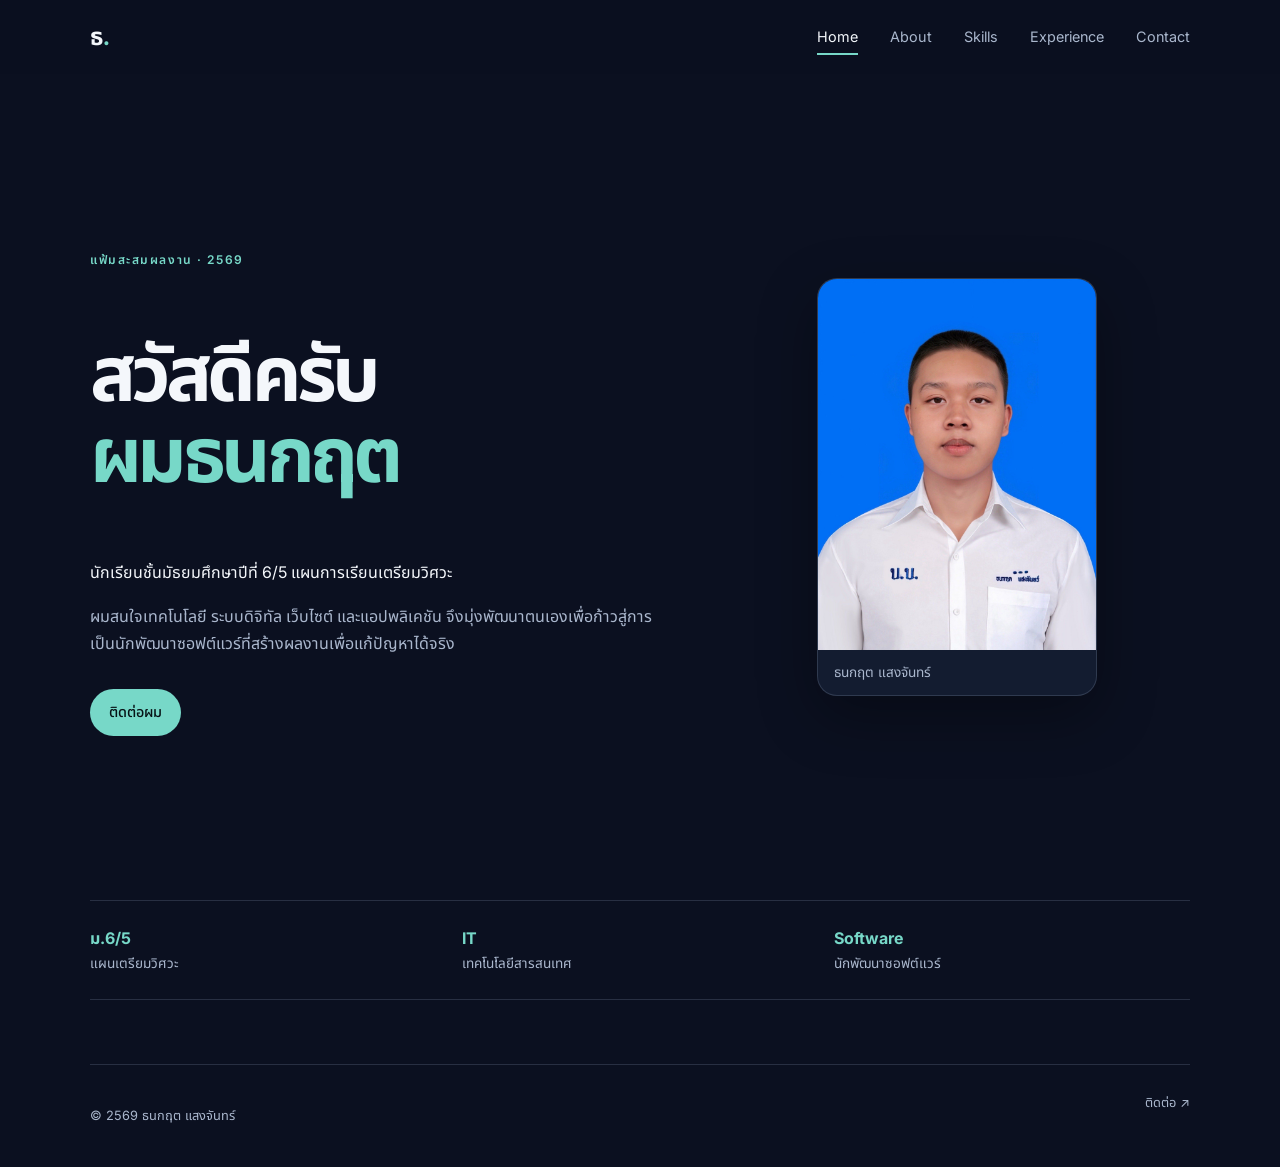
<file: index.html>
<!doctype html>
<html lang="th">
<head>
  <meta charset="utf-8"><meta name="viewport" content="width=device-width,initial-scale=1">
  <meta name="description" content="แฟ้มสะสมผลงานของธนกฤต แสงจันทร์">
  <title>Thanakrit Saengchan | Portfolio</title>
  <link rel="preconnect" href="https://fonts.googleapis.com"><link rel="preconnect" href="https://fonts.gstatic.com" crossorigin>
  <link href="https://fonts.googleapis.com/css2?family=Inter:wght@300;400;500;600&family=Noto+Sans+Thai:wght@300;400;500;600&display=swap" rel="stylesheet"><link rel="stylesheet" href="style.css">
</head>
<body>
  <header class="site-header"><nav class="nav container"><a class="brand" href="index.html">ธ<span>.</span></a><button class="nav-toggle" aria-label="เปิดเมนู">☰</button><ul class="nav-menu"><li><a class="active" href="index.html">Home</a></li><li><a href="about.html">About</a></li><li><a href="skills.html">Skills</a></li><li><a href="experience.html">Experience</a></li><li><a href="contact.html">Contact</a></li></ul></nav></header>
  <main><section class="hero container"><div><p class="eyebrow">แฟ้มสะสมผลงาน · 2569</p><h1>สวัสดีครับ<br><span>ผมธนกฤต</span></h1><p>นักเรียนชั้นมัธยมศึกษาปีที่ 6/5 แผนการเรียนเตรียมวิศวะ</p><p class="intro">ผมสนใจเทคโนโลยี ระบบดิจิทัล เว็บไซต์ และแอปพลิเคชัน จึงมุ่งพัฒนาตนเองเพื่อก้าวสู่การเป็นนักพัฒนาซอฟต์แวร์ที่สร้างผลงานเพื่อแก้ปัญหาได้จริง</p><a class="button" href="contact.html">ติดต่อผม</a></div><div class="avatar"><img src="assets/profile.jpg" alt="รูปโปรไฟล์ของธนกฤต แสงจันทร์"><p>ธนกฤต แสงจันทร์</p></div></section><section class="quick container"><div><strong>ม.6/5</strong><p>แผนเตรียมวิศวะ</p></div><div><strong>IT</strong><p>เทคโนโลยีสารสนเทศ</p></div><div><strong>Software</strong><p>นักพัฒนาซอฟต์แวร์</p></div></section></main>
  <footer class="site-footer container"><p>© 2569 ธนกฤต แสงจันทร์</p><a href="contact.html">ติดต่อ ↗</a></footer><script src="script.js"></script>
</body></html>
</file>
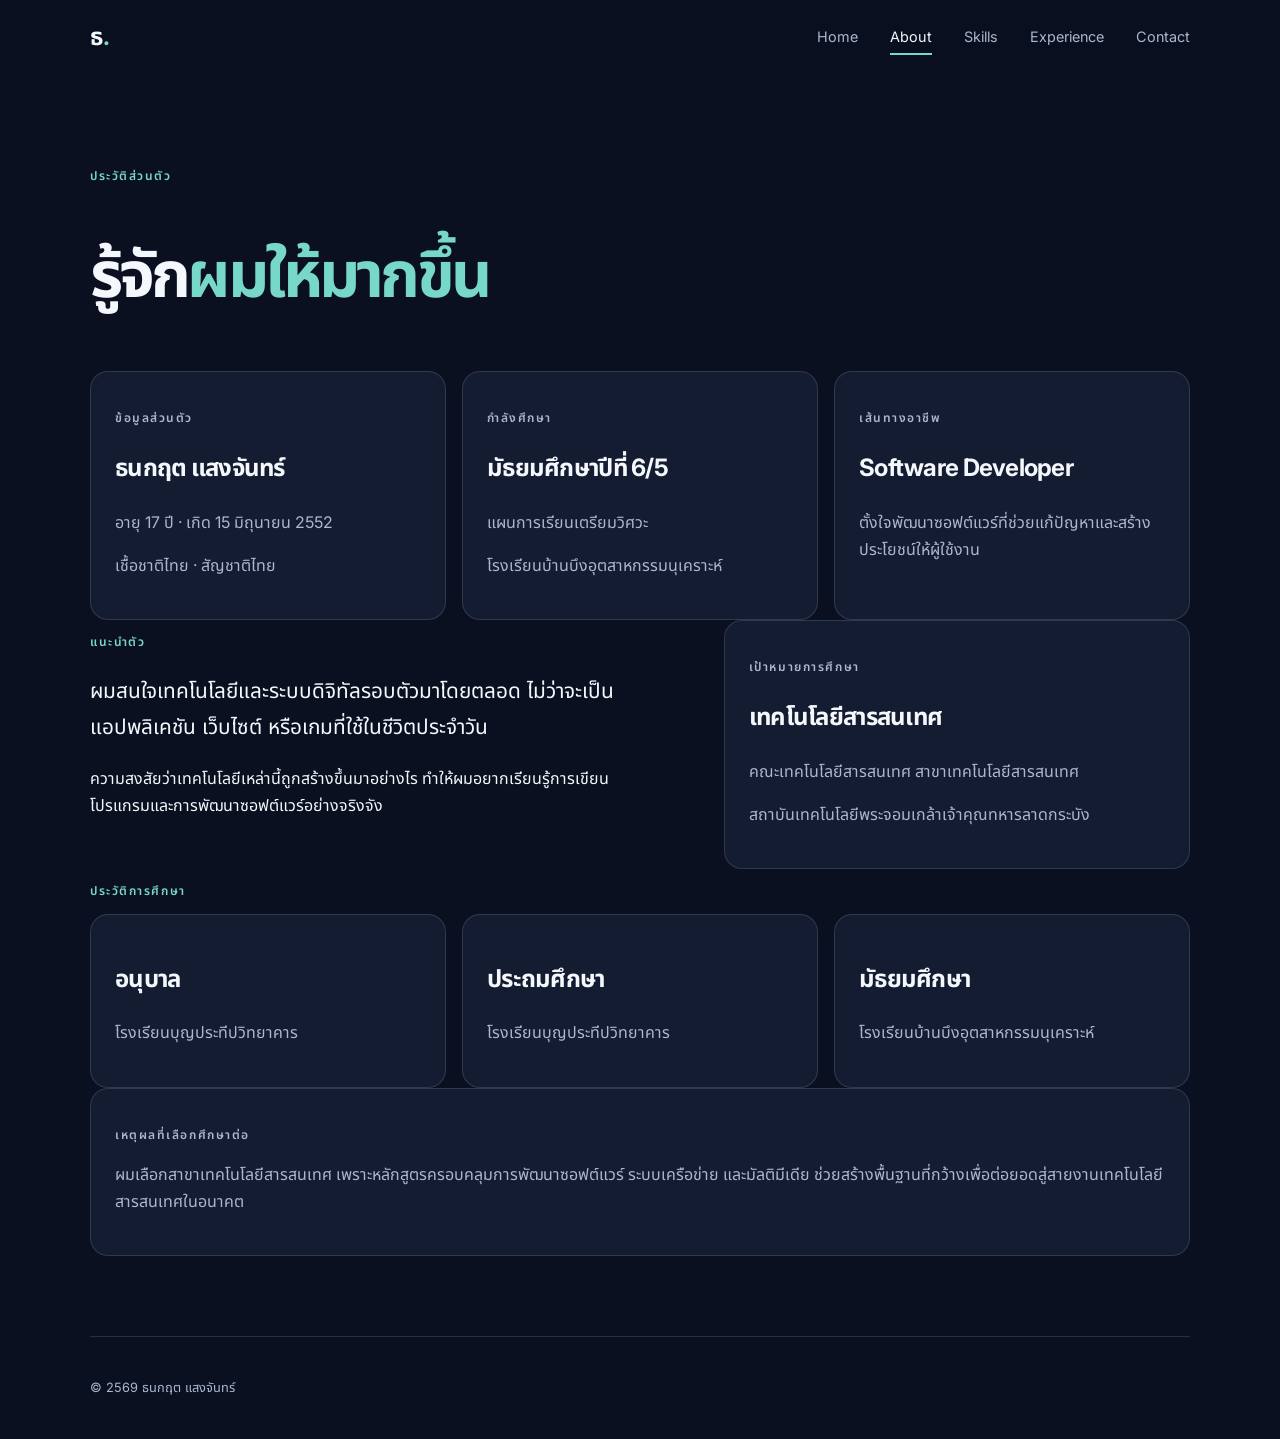
<file: about.html>
<!doctype html>
<html lang="th"><head><meta charset="utf-8"><meta name="viewport" content="width=device-width,initial-scale=1"><title>About | Thanakrit Saengchan</title><link href="https://fonts.googleapis.com/css2?family=Inter:wght@300;400;500&family=Noto+Sans+Thai:wght@300;400;500&display=swap" rel="stylesheet"><link rel="stylesheet" href="style.css"></head>
<body><header class="site-header"><nav class="nav container"><a class="brand" href="index.html">ธ<span>.</span></a><ul class="nav-menu"><li><a href="index.html">Home</a></li><li><a class="active" href="about.html">About</a></li><li><a href="skills.html">Skills</a></li><li><a href="experience.html">Experience</a></li><li><a href="contact.html">Contact</a></li></ul></nav></header>
<main class="page container"><section class="heading"><p class="eyebrow">ประวัติส่วนตัว</p><h1>รู้จัก<span>ผมให้มากขึ้น</span></h1></section>
<section class="grid"><article class="card"><p class="eyebrow">ข้อมูลส่วนตัว</p><h2>ธนกฤต แสงจันทร์</h2><p>อายุ 17 ปี · เกิด 15 มิถุนายน 2552</p><p>เชื้อชาติไทย · สัญชาติไทย</p></article><article class="card"><p class="eyebrow">กำลังศึกษา</p><h2>มัธยมศึกษาปีที่ 6/5</h2><p>แผนการเรียนเตรียมวิศวะ</p><p>โรงเรียนบ้านบึงอุตสาหกรรมนุเคราะห์</p></article><article class="card"><p class="eyebrow">เส้นทางอาชีพ</p><h2>Software Developer</h2><p>ตั้งใจพัฒนาซอฟต์แวร์ที่ช่วยแก้ปัญหาและสร้างประโยชน์ให้ผู้ใช้งาน</p></article></section>
<section class="about"><div><p class="eyebrow">แนะนำตัว</p><p class="lead">ผมสนใจเทคโนโลยีและระบบดิจิทัลรอบตัวมาโดยตลอด ไม่ว่าจะเป็นแอปพลิเคชัน เว็บไซต์ หรือเกมที่ใช้ในชีวิตประจำวัน</p><p>ความสงสัยว่าเทคโนโลยีเหล่านี้ถูกสร้างขึ้นมาอย่างไร ทำให้ผมอยากเรียนรู้การเขียนโปรแกรมและการพัฒนาซอฟต์แวร์อย่างจริงจัง</p></div><div class="card"><p class="eyebrow">เป้าหมายการศึกษา</p><h2>เทคโนโลยีสารสนเทศ</h2><p>คณะเทคโนโลยีสารสนเทศ สาขาเทคโนโลยีสารสนเทศ</p><p>สถาบันเทคโนโลยีพระจอมเกล้าเจ้าคุณทหารลาดกระบัง</p></div></section>
<section><p class="eyebrow">ประวัติการศึกษา</p><div class="grid"><article class="card"><h2>อนุบาล</h2><p>โรงเรียนบุญประทีปวิทยาคาร</p></article><article class="card"><h2>ประถมศึกษา</h2><p>โรงเรียนบุญประทีปวิทยาคาร</p></article><article class="card"><h2>มัธยมศึกษา</h2><p>โรงเรียนบ้านบึงอุตสาหกรรมนุเคราะห์</p></article></div></section>
<section class="card"><p class="eyebrow">เหตุผลที่เลือกศึกษาต่อ</p><p>ผมเลือกสาขาเทคโนโลยีสารสนเทศ เพราะหลักสูตรครอบคลุมการพัฒนาซอฟต์แวร์ ระบบเครือข่าย และมัลติมีเดีย ช่วยสร้างพื้นฐานที่กว้างเพื่อต่อยอดสู่สายงานเทคโนโลยีสารสนเทศในอนาคต</p></section></main><footer class="site-footer container"><p>© 2569 ธนกฤต แสงจันทร์</p></footer></body></html>
</file>
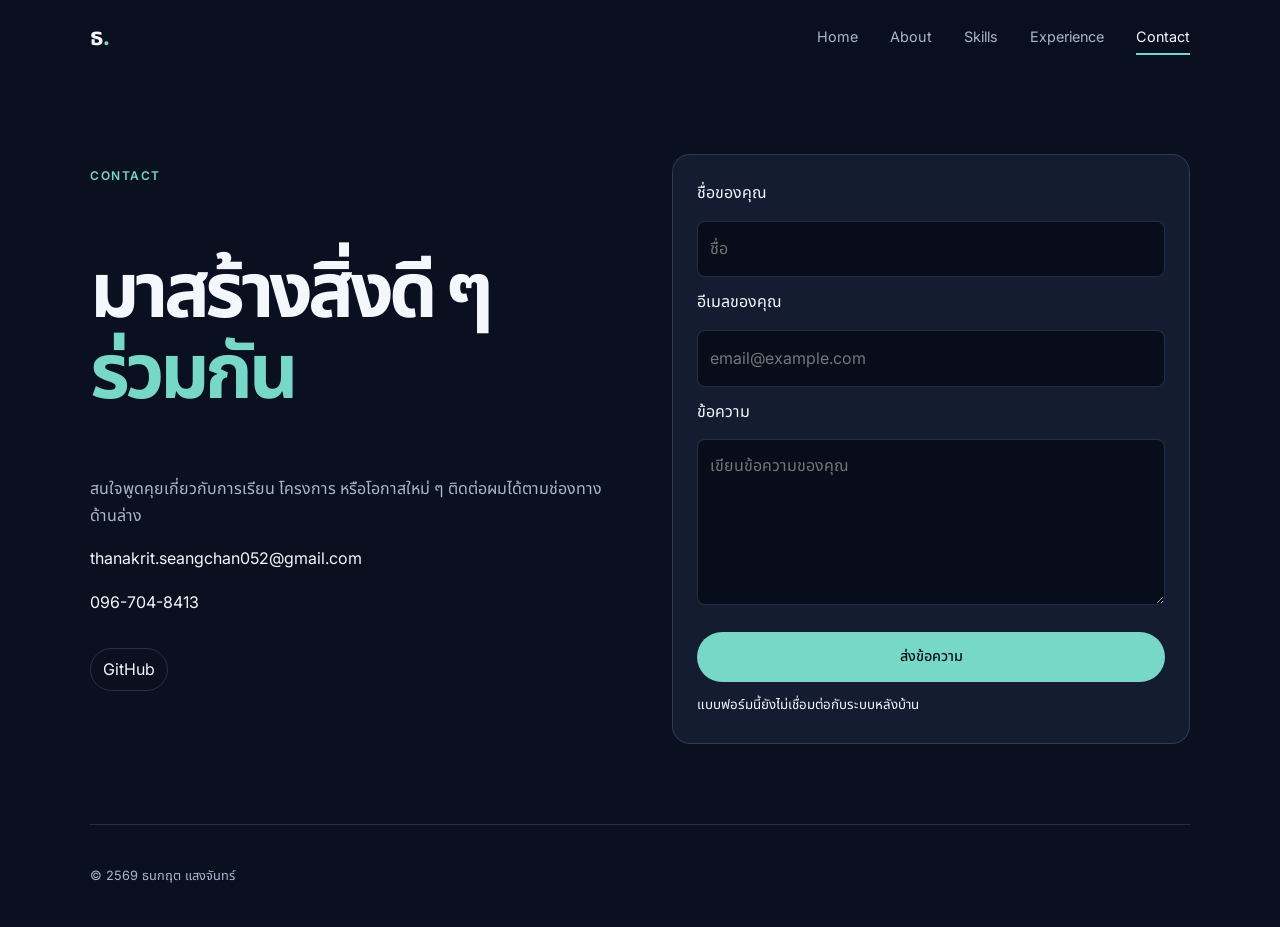
<file: contact.html>
<!doctype html><html lang="th"><head><meta charset="utf-8"><meta name="viewport" content="width=device-width,initial-scale=1"><title>Contact | Thanakrit Saengchan</title><link href="https://fonts.googleapis.com/css2?family=Inter:wght@300;400;500&family=Noto+Sans+Thai:wght@300;400;500&display=swap" rel="stylesheet"><link rel="stylesheet" href="style.css"></head><body><header class="site-header"><nav class="nav container"><a class="brand" href="index.html">ธ<span>.</span></a><ul class="nav-menu"><li><a href="index.html">Home</a></li><li><a href="about.html">About</a></li><li><a href="skills.html">Skills</a></li><li><a href="experience.html">Experience</a></li><li><a class="active" href="contact.html">Contact</a></li></ul></nav></header><main class="page container contact"><section><p class="eyebrow">Contact</p><h1>มาสร้างสิ่งดี ๆ<br><span>ร่วมกัน</span></h1><p class="intro">สนใจพูดคุยเกี่ยวกับการเรียน โครงการ หรือโอกาสใหม่ ๆ ติดต่อผมได้ตามช่องทางด้านล่าง</p><a href="mailto:thanakrit.seangchan052@gmail.com">thanakrit.seangchan052@gmail.com</a><a href="tel:0967048413">096-704-8413</a><div class="social"><a href="https://github.com/34518Thanakrit">GitHub</a></div></section><form class="card"><label>ชื่อของคุณ</label><input placeholder="ชื่อ"><label>อีเมลของคุณ</label><input placeholder="email@example.com"><label>ข้อความ</label><textarea rows="5" placeholder="เขียนข้อความของคุณ"></textarea><button class="button" type="button">ส่งข้อความ</button><small>แบบฟอร์มนี้ยังไม่เชื่อมต่อกับระบบหลังบ้าน</small></form></main><footer class="site-footer container"><p>© 2569 ธนกฤต แสงจันทร์</p></footer></body></html>
</file>
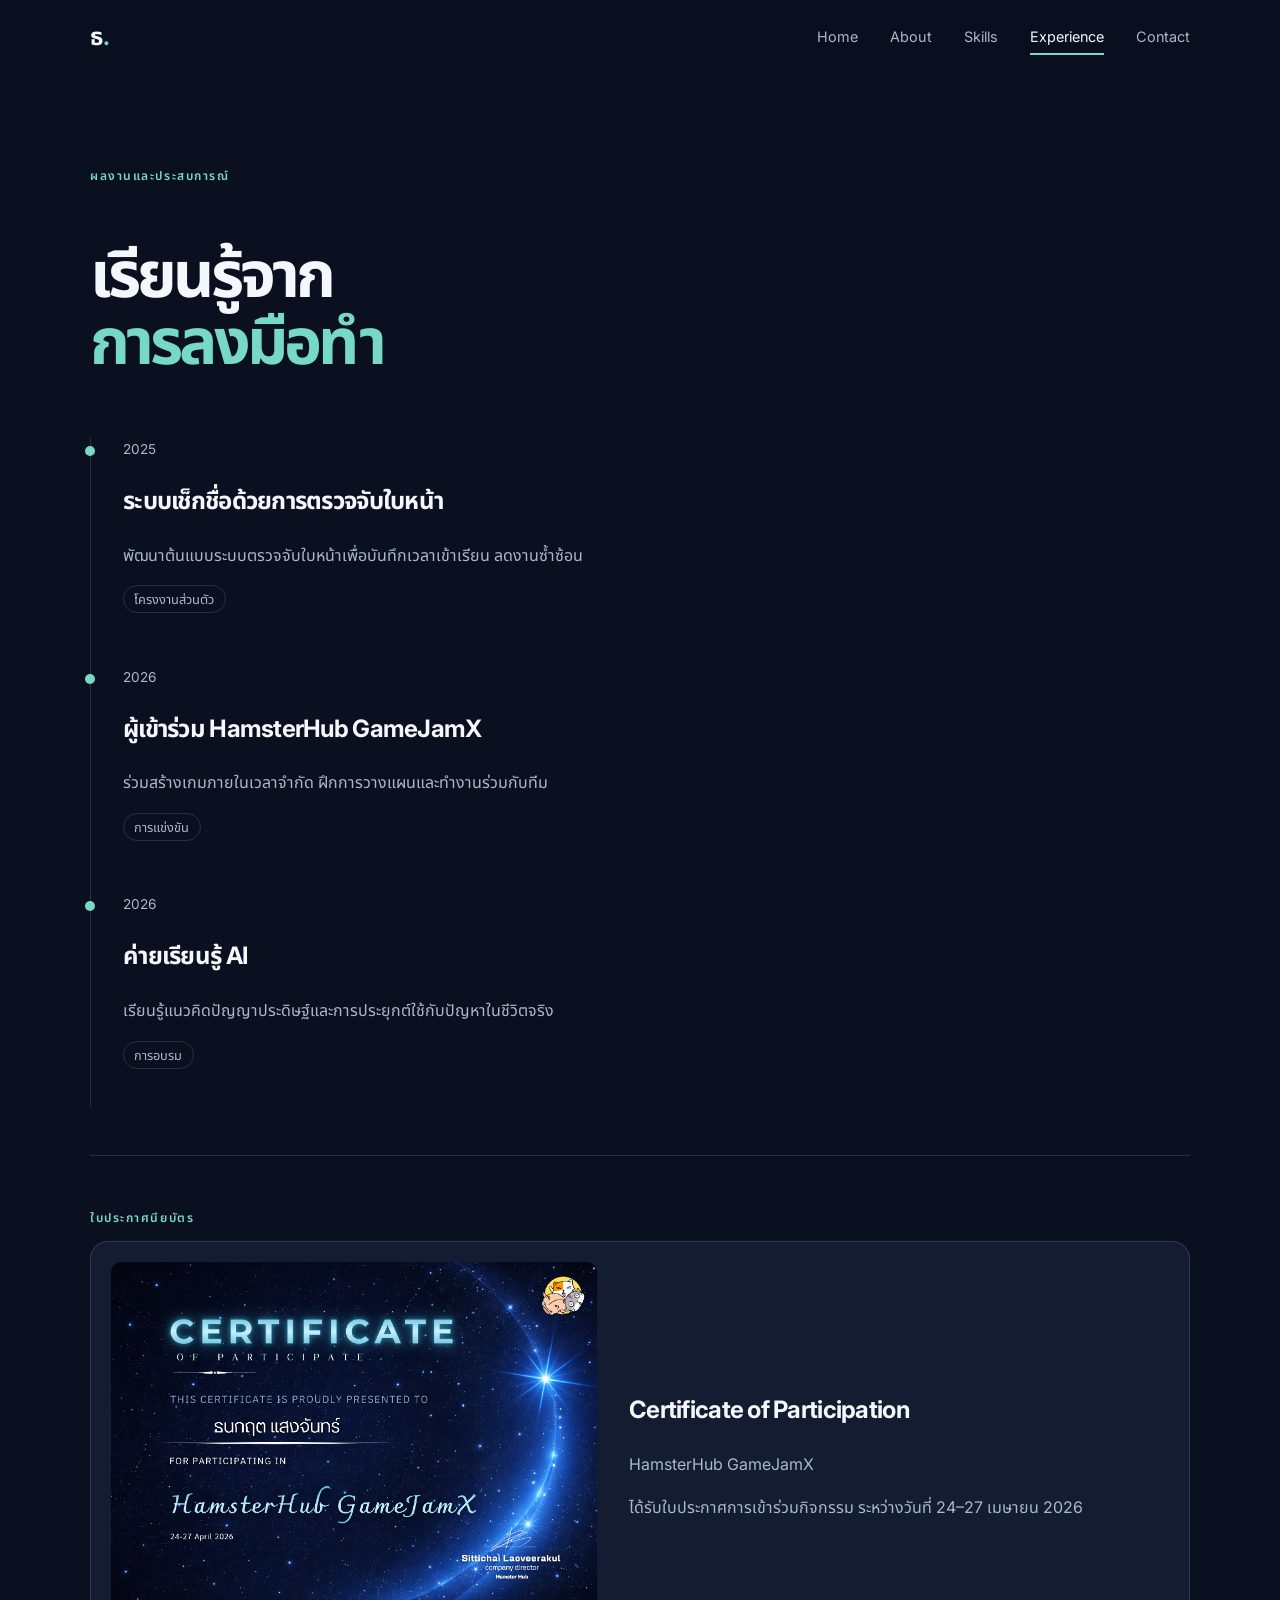
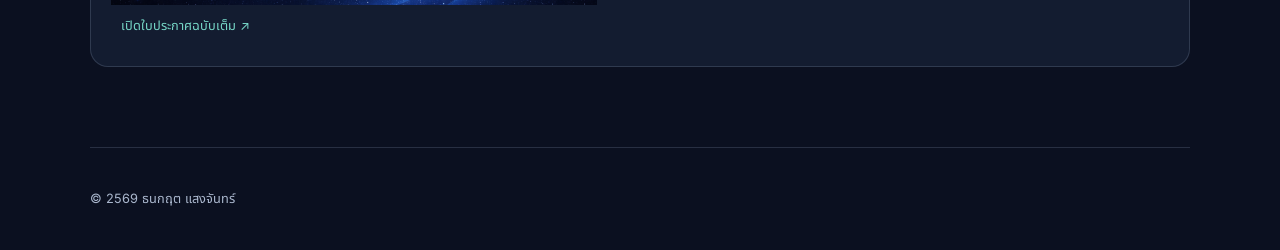
<file: experience.html>
<!doctype html><html lang="th"><head><meta charset="utf-8"><meta name="viewport" content="width=device-width,initial-scale=1"><title>Experience | Thanakrit Saengchan</title><link href="https://fonts.googleapis.com/css2?family=Inter:wght@300;400;500&family=Noto+Sans+Thai:wght@300;400;500&display=swap" rel="stylesheet"><link rel="stylesheet" href="style.css"></head><body><header class="site-header"><nav class="nav container"><a class="brand" href="index.html">ธ<span>.</span></a><ul class="nav-menu"><li><a href="index.html">Home</a></li><li><a href="about.html">About</a></li><li><a href="skills.html">Skills</a></li><li><a class="active" href="experience.html">Experience</a></li><li><a href="contact.html">Contact</a></li></ul></nav></header><main class="page container"><section class="heading"><p class="eyebrow">ผลงานและประสบการณ์</p><h1>เรียนรู้จาก<br><span>การลงมือทำ</span></h1></section><section class="timeline"><article><p class="date">2025</p><h2>ระบบเช็กชื่อด้วยการตรวจจับใบหน้า</h2><p>พัฒนาต้นแบบระบบตรวจจับใบหน้าเพื่อบันทึกเวลาเข้าเรียน ลดงานซ้ำซ้อน</p><span class="badge">โครงงานส่วนตัว</span></article><article><p class="date">2026</p><h2>ผู้เข้าร่วม HamsterHub GameJamX</h2><p>ร่วมสร้างเกมภายในเวลาจำกัด ฝึกการวางแผนและทำงานร่วมกับทีม</p><span class="badge">การแข่งขัน</span></article><article><p class="date">2026</p><h2>ค่ายเรียนรู้ AI</h2><p>เรียนรู้แนวคิดปัญญาประดิษฐ์และการประยุกต์ใช้กับปัญหาในชีวิตจริง</p><span class="badge">การอบรม</span></article></section><section class="certificate-section"><p class="eyebrow">ใบประกาศนียบัตร</p><article class="certificate-card"><a href="assets/gamejam-certificate.pdf" target="_blank" rel="noopener noreferrer"><img src="assets/gamejam-certificate.jpg" alt="ใบประกาศ Certificate of Participation งาน HamsterHub GameJamX"><span>เปิดใบประกาศฉบับเต็ม ↗</span></a><div><h2>Certificate of Participation</h2><p>HamsterHub GameJamX</p><p>ได้รับใบประกาศการเข้าร่วมกิจกรรม ระหว่างวันที่ 24–27 เมษายน 2026</p></div></article></section></main><footer class="site-footer container"><p>© 2569 ธนกฤต แสงจันทร์</p></footer></body></html>
</file>
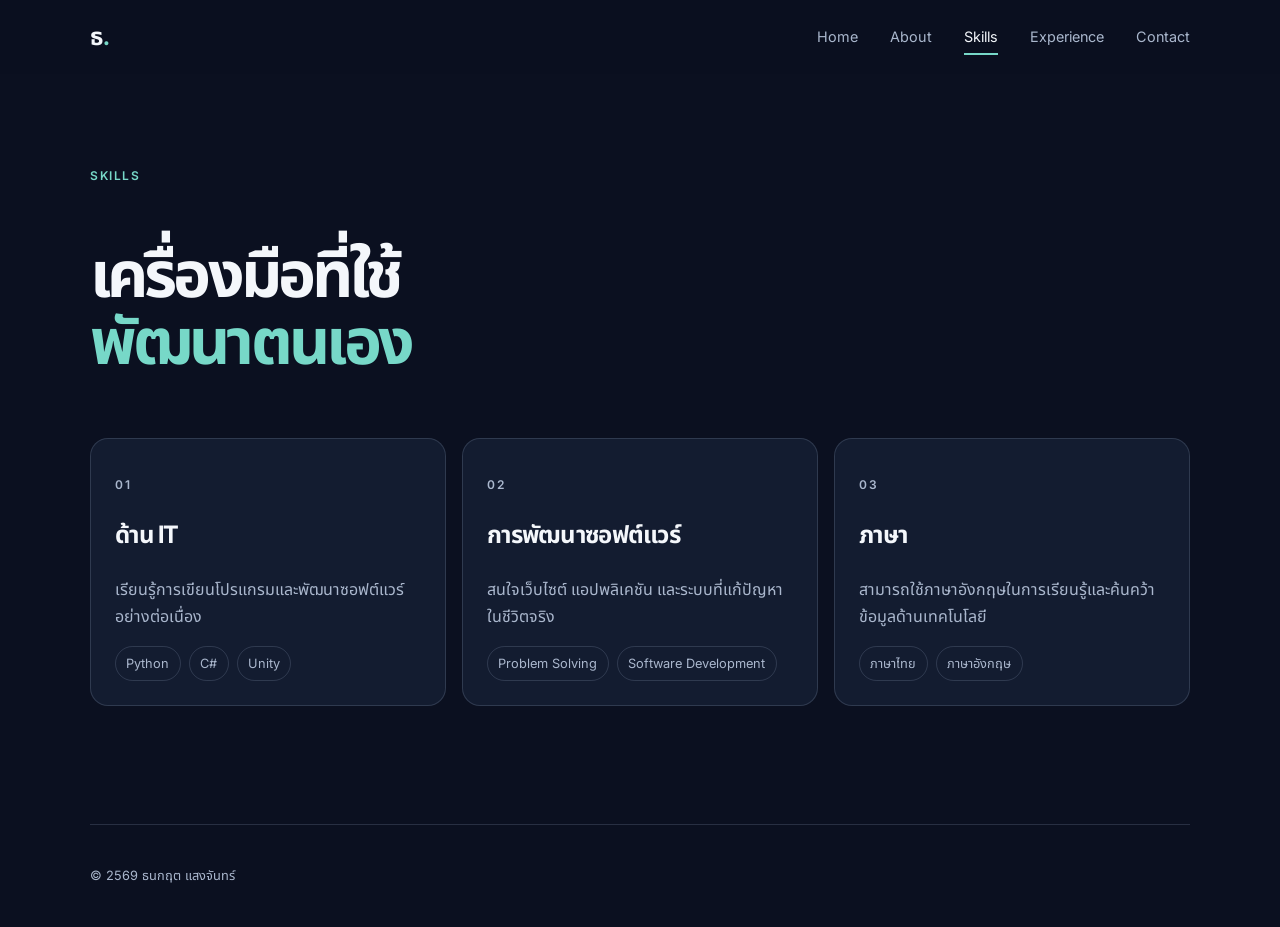
<file: skills.html>
<!doctype html><html lang="th"><head><meta charset="utf-8"><meta name="viewport" content="width=device-width,initial-scale=1"><title>Skills | Thanakrit Saengchan</title><link href="https://fonts.googleapis.com/css2?family=Inter:wght@300;400;500&family=Noto+Sans+Thai:wght@300;400;500&display=swap" rel="stylesheet"><link rel="stylesheet" href="style.css"></head><body><header class="site-header"><nav class="nav container"><a class="brand" href="index.html">ธ<span>.</span></a><ul class="nav-menu"><li><a href="index.html">Home</a></li><li><a href="about.html">About</a></li><li><a class="active" href="skills.html">Skills</a></li><li><a href="experience.html">Experience</a></li><li><a href="contact.html">Contact</a></li></ul></nav></header><main class="page container"><section class="heading"><p class="eyebrow">Skills</p><h1>เครื่องมือที่ใช้<br><span>พัฒนาตนเอง</span></h1></section><section class="grid"><article class="card"><p class="eyebrow">01</p><h2>ด้าน IT</h2><p>เรียนรู้การเขียนโปรแกรมและพัฒนาซอฟต์แวร์อย่างต่อเนื่อง</p><div class="tags"><span>Python</span><span>C#</span><span>Unity</span></div></article><article class="card"><p class="eyebrow">02</p><h2>การพัฒนาซอฟต์แวร์</h2><p>สนใจเว็บไซต์ แอปพลิเคชัน และระบบที่แก้ปัญหาในชีวิตจริง</p><div class="tags"><span>Problem Solving</span><span>Software Development</span></div></article><article class="card"><p class="eyebrow">03</p><h2>ภาษา</h2><p>สามารถใช้ภาษาอังกฤษในการเรียนรู้และค้นคว้าข้อมูลด้านเทคโนโลยี</p><div class="tags"><span>ภาษาไทย</span><span>ภาษาอังกฤษ</span></div></article></section></main><footer class="site-footer container"><p>© 2569 ธนกฤต แสงจันทร์</p></footer></body></html>
</file>
<file: style.css>
:root{--bg:#0b1020;--surface:#131c30;--text:#f4f7fb;--muted:#aab7cd;--accent:#77d8c8;--line:rgba(194,212,239,.16);--font:'Inter','Noto Sans Thai',sans-serif}*{box-sizing:border-box}body{margin:0;background:var(--bg);color:var(--text);font:400 16px/1.7 var(--font)}a{color:inherit;text-decoration:none}.container{width:min(1100px,calc(100% - 3rem));margin:auto}.site-header{position:sticky;top:0;z-index:3;background:rgba(11,16,32,.9);backdrop-filter:blur(12px)}.nav{height:74px;display:flex;align-items:center;justify-content:space-between}.brand{font-size:1.5rem;font-weight:700}.brand span,h1 span,.eyebrow{color:var(--accent)}.nav-menu{display:flex;gap:2rem;margin:0;padding:0;list-style:none}.nav-menu a{padding:.45rem 0;color:var(--muted);font-size:.9rem;transition:.2s}.nav-menu a:hover,.nav-menu .active{color:var(--text);transform:scale(1.05)}.nav-menu .active{border-bottom:2px solid var(--accent)}.nav-toggle{display:none}.hero{min-height:calc(100vh - 74px);display:grid;grid-template-columns:1.1fr .9fr;gap:4rem;align-items:center}.eyebrow{font-size:.75rem;font-weight:600;letter-spacing:.13em;text-transform:uppercase}h1{font-size:clamp(2.7rem,6vw,5.3rem);line-height:1.05;letter-spacing:-.06em}h2{letter-spacing:-.03em}.intro,.card p,.timeline p{color:var(--muted)}.button{display:inline-block;margin-top:1rem;padding:.8rem 1.2rem;border:0;border-radius:999px;background:var(--accent);color:#071316;font:500 .9rem var(--font);transition:.2s}.button:hover,.social a:hover{transform:scale(1.05);background:#9ae8db}.avatar{width:280px;margin:auto;overflow:hidden;border:1px solid var(--line);border-radius:20px;background:var(--surface);box-shadow:0 20px 60px #0005}.avatar img{display:block;width:100%;aspect-ratio:3/4;object-fit:cover;object-position:center}.avatar p{margin:0;padding:.7rem 1rem;color:var(--muted);font-size:.85rem}.quick,.grid{display:grid;grid-template-columns:repeat(3,1fr);gap:1rem}.quick{margin:0 auto 4rem;padding:1.5rem 0;border-block:1px solid var(--line)}.quick strong{color:var(--accent)}.quick p{margin:0;color:var(--muted);font-size:.85rem}.page{min-height:calc(100vh - 150px);padding:5rem 0}.heading{margin-bottom:4rem}.heading h1{font-size:clamp(2.6rem,5vw,4.5rem)}.card{padding:1.5rem;border:1px solid var(--line);border-radius:18px;background:var(--surface)}.card:hover{border-color:var(--accent);transform:translateY(-4px);transition:.2s}.tags{display:flex;flex-wrap:wrap;gap:.5rem}.tags span,.badge{padding:.35rem .65rem;border:1px solid var(--line);border-radius:999px;color:var(--muted);font-size:.8rem}.about{display:grid;grid-template-columns:1.1fr .9fr;gap:4rem}.lead{font-size:1.3rem}.timeline{border-left:1px solid var(--line)}.timeline article{padding:0 0 2.5rem 2rem;position:relative}.timeline article:before{content:'';position:absolute;left:-6px;top:.5rem;width:10px;height:10px;border-radius:50%;background:var(--accent)}.date{color:var(--accent);font-size:.85rem}.certificate-section{margin-top:3rem;padding-top:2.5rem;border-top:1px solid var(--line)}.certificate-card{display:grid;grid-template-columns:minmax(260px,.9fr) 1fr;gap:2rem;align-items:center;padding:1.25rem;border:1px solid var(--line);border-radius:18px;background:var(--surface)}.certificate-card a{display:block;overflow:hidden;border-radius:10px}.certificate-card img{display:block;width:100%;transition:transform .25s}.certificate-card a:hover img{transform:scale(1.03)}.certificate-card a span{display:block;padding:.6rem;color:var(--accent);font-size:.8rem}.certificate-card p{color:var(--muted)}.contact{display:grid;grid-template-columns:1fr 1fr;gap:4rem}.contact a{display:block;margin:1rem 0}.social{display:flex;gap:.7rem}.social a{padding:.45rem .75rem;border:1px solid var(--line);border-radius:999px;transition:.2s}form{display:grid;gap:.7rem}input,textarea{padding:.75rem;border:1px solid var(--line);border-radius:8px;background:#080d1b;color:var(--text);font:inherit}.site-footer{display:flex;justify-content:space-between;padding:1.7rem 0;border-top:1px solid var(--line);color:var(--muted);font-size:.8rem}@media(max-width:700px){.nav-toggle{display:block;background:none;border:0;color:white;font-size:1.4rem}.nav-menu{display:none;position:absolute;top:74px;left:0;right:0;flex-direction:column;gap:0;padding:1rem 1.5rem;background:var(--bg);border-bottom:1px solid var(--line)}.nav-menu.is-open{display:flex}.hero,.about,.contact,.certificate-card{grid-template-columns:1fr;padding:3.5rem 0;gap:2rem}.avatar{order:-1;width:220px}.grid,.quick{grid-template-columns:1fr}.page{padding:3.5rem 0}.site-footer{flex-direction:column}}
</file>
